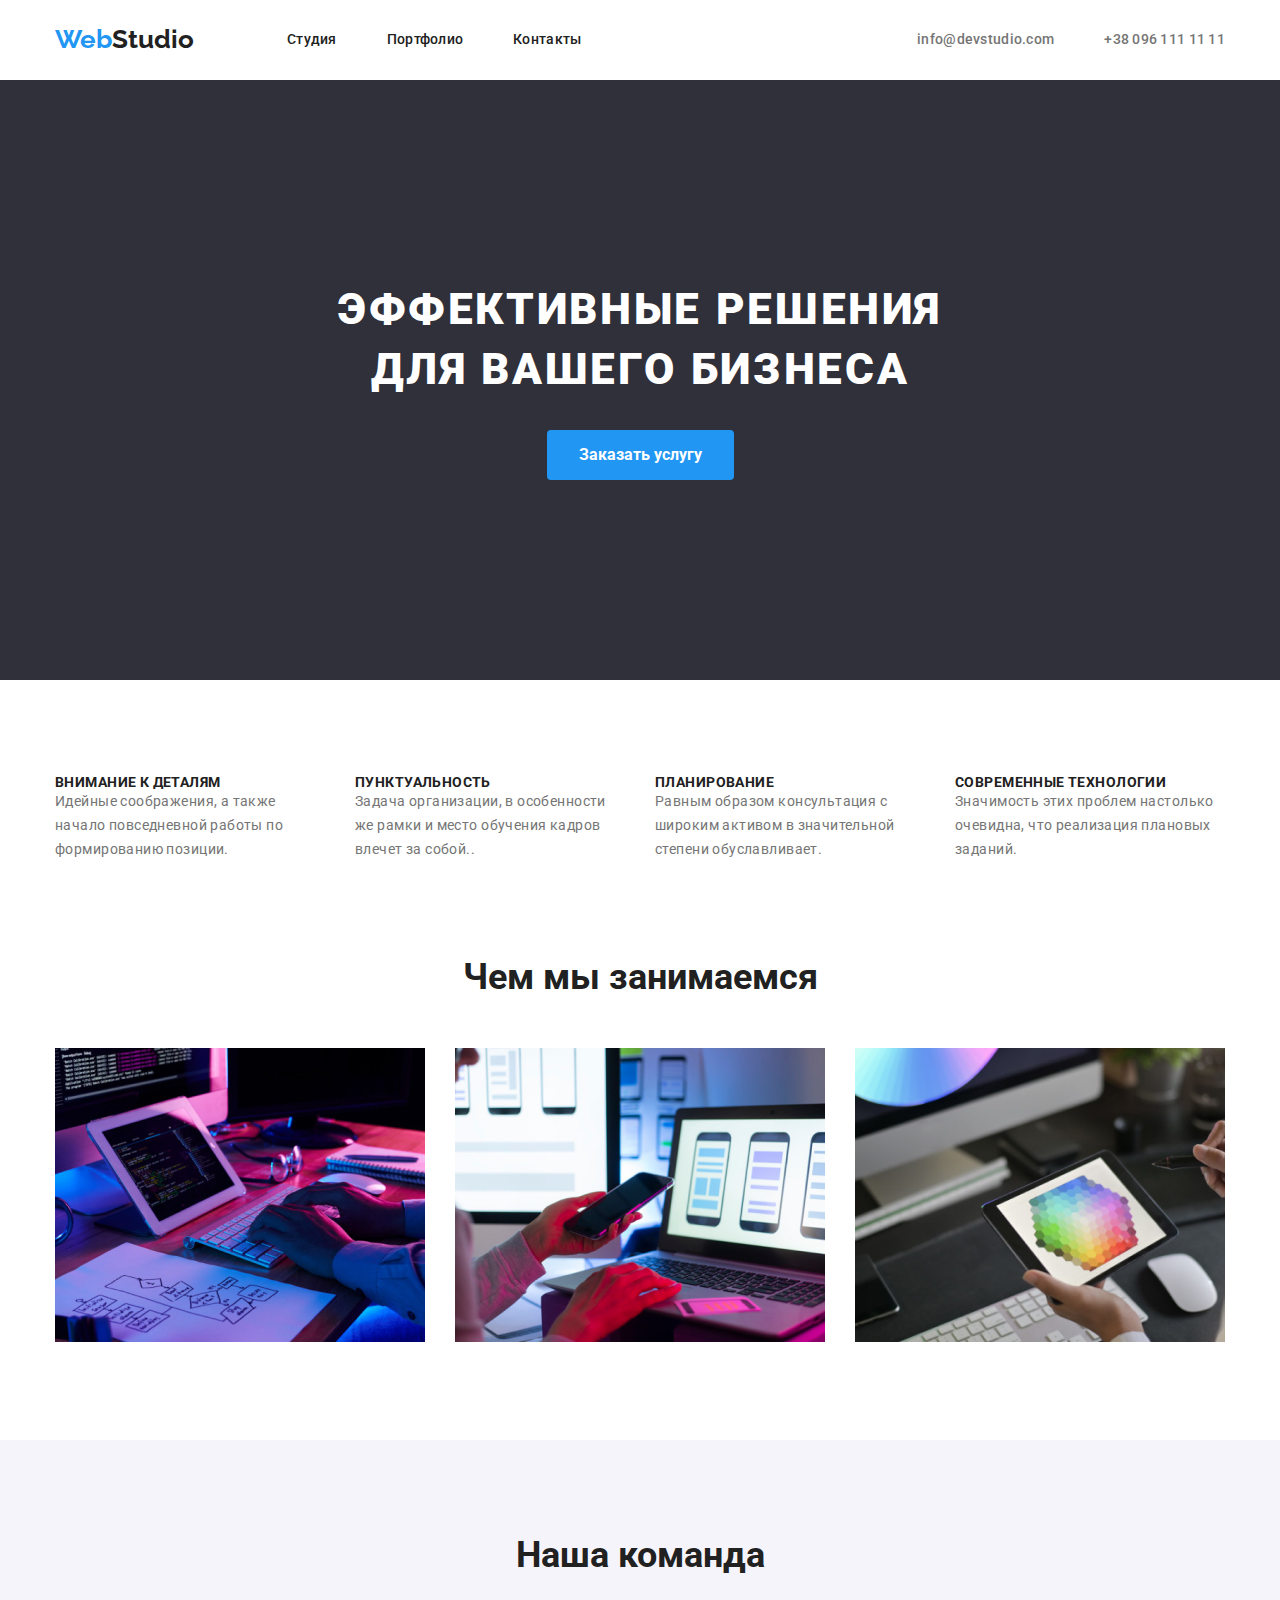
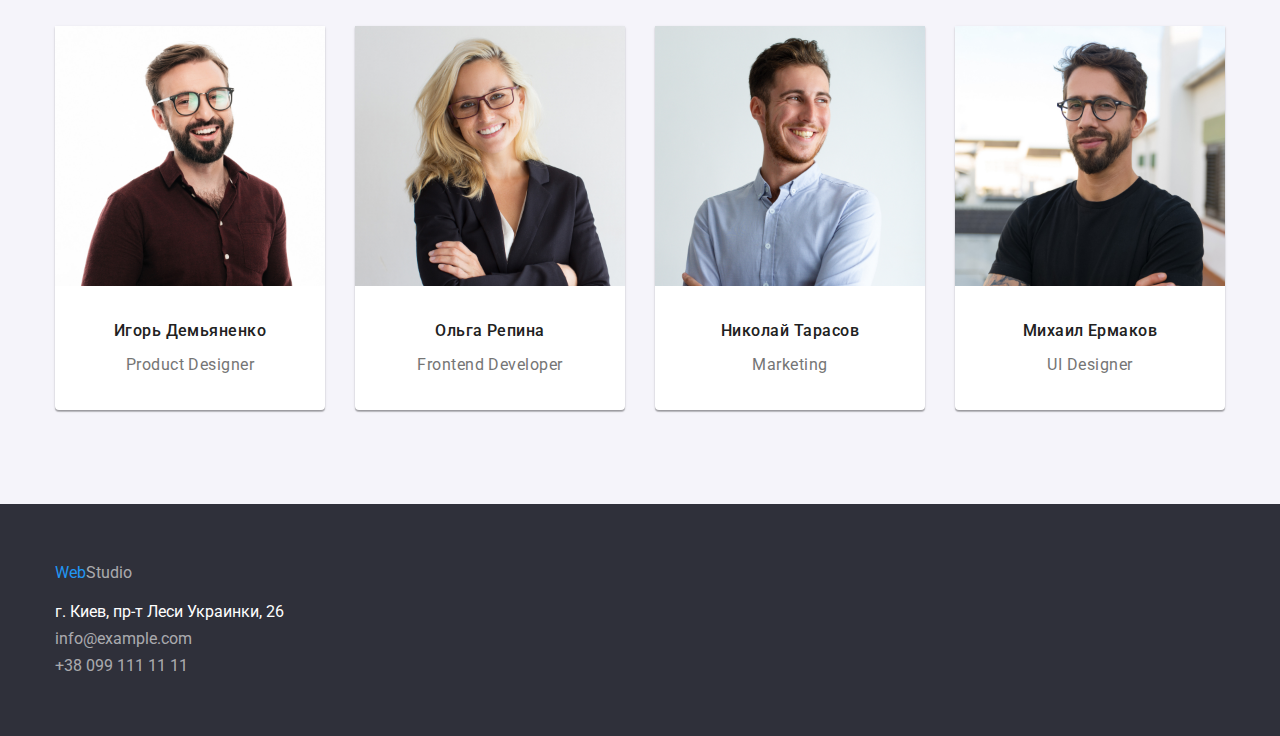
<file: index.html>
<!DOCTYPE html>
<html lang="ru">
<head>
    <meta charset="UTF-8">
    <meta http-equiv="X-UA-Compatible" content="IE=edge">
    <meta name="viewport" content="width=, initial-scale=1.0">
    <title>Document</title>
    <link rel="preconnect" href="https://fonts.googleapis.com">
    <link rel="preconnect" href="https://fonts.gstatic.com" crossorigin>
    <link rel="preconnect" href="https://fonts.googleapis.com">
    <link rel="preconnect" href="https://fonts.gstatic.com" crossorigin>
    <link href="https://fonts.googleapis.com/css2?family=Raleway:wght@700&family=Roboto:wght@400;500;700;900&display=swap"
        rel="stylesheet"
        >
    <!-- Подключаем нормализатор стилей -->
    <link rel="stylesheet" href="https://cdnjs.cloudflare.com/ajax/libs/modern-normalize/1.0.0/modern-normalize.min.css" />
    <!-- Мои стили -->
    <link rel="stylesheet" href="./css/styles.css">
</head>
<body>
<header>
    <div class ="container header-block">
    <nav class="site-nav">
      <a href="./index.html" class="logo-top"><span class="logocolor">Web</span>Studio</a>  

      <ul class="list navigation">
          <li class="nav-item"><a href="./index.html" class="link navi-links">Студия</a></li>
          <li class="nav-item"><a href="./portfolio.html" class="link navi-links">Портфолио</a></li>
          <li class="nav-item"><a href="" class="link navi-links">Контакты</a></li>
      </ul>
</nav>

      <ul class="contacts list">
          <li class="contact-item"><a href="mailto:info@devstudio.com" class="link navi-links">info@devstudio.com</a></li>
          <li class="contact-item"><a href="tel:+380961111111" class="link navi-links">+38 096 111 11 11</a></li>
      </ul>
    </div>


</header>

<main>
    <!-- приветствие -->
    <section class="hero">
        <div class="container">
            <h1>Эффективные решения для вашего бизнеса</h1>
        <button class="mainbutton">Заказать услугу</button>
        </div>
    </section>

    <!-- Секция 1 - сильные стороны -->
    <section class="features">
        <div class="container">
            <ul class="list features-list">
            <li class="features-item">
                <h3 class="description">Внимание к деталям</h3>
                <p>Идейные соображения, а также начало повседневной работы по формированию позиции.</p>
            </li>
            <li class="features-item">
                <h3 class="description">Пунктуальность</h3>
                <p>Задача организации, в особенности же рамки и место обучения кадров влечет за собой..</p>
            </li>
            <li class="features-item">
                <h3 class="description">Планирование</h3>
                <p>Равным образом консультация с широким активом в значительной степени обуславливает.</p>
            </li>
            <li class="features-item">
                <h3 class="description">Современные технологии</h3>
                <p>Значимость этих проблем настолько очевидна, что реализация плановых заданий.</p>
            </li>
        </ul>
        </div>

    </section>

    <!-- Секция 2 чем занимаются -->
    <section class="portfolio">
        <div class="container">
        <h2>Чем мы занимаемся</h2>

        <ul class="list ourtask">
            <li class="tasks-items"><a href=""><img src="./images/typing.jpg" alt="печатает на клавиатуре"></a></li>
            <li class="tasks-items"><a href=""><img src="./images/phones.jpg" alt="ноутбук и телефон" ></a></li>
            <li class="tasks-items"><a href=""><img src="./images/colours.jpg" alt="палитра на планшете" ></a></li>
        </ul>
        </div>
    </section>

    <!-- Секция 3 - команда -->
    <section class="team">
        <div class="container">
        <h2>Наша команда</h2>

        <ul class="list photo-list">
            <li class="photo-item">
                <img src="./images/Igor.jpg" alt="Игорь Демьяненко" class="picture">
                    <p class="name">Игорь Демьяненко</p>
                    <p class="job">Product Designer</p>
            </li>
            <li class="photo-item">
                <img src="./images/Olga.jpg" alt="Ольга Репина" class="picture"">
                    <p class="name">Ольга Репина</p>
                    <p class="job">Frontend Developer</p>
            </li>
            <li class="photo-item">
               <img src="./images/Nikolai.jpg" alt="Игорь Демьяненко" class="picture"">
                    <p class="name">Николай Тарасов</p>
                    <p class="job">Marketing</p>
            </li>
            <li class="photo-item">
                <img src="./images/Mikhail.jpg" alt="Игорь Демьяненко" class="picture"">
                    <p class="name">Михаил Ермаков</p>
                    <p class="job">UI Designer</p>
            </li>

        </ul>
        </div>
    </section>
</main>

<footer class="bottom">
    <div class="container">
    <a href="./index.html" class="link"><span style="color:#2196f3">Web</span>Studio</a>

    <address>
        <p class="real-adress">г. Киев, пр-т Леси Украинки, 26 </p>
            <p href=mailto:info@example.com class="link didgit-adress">info@example.com</a> </p>
            <p href="tel:+380991111111" class="link didgit-adress">+38 099 111 11 11</p>
    </address>
    </div>
</footer>
</body>
</html>
</file>
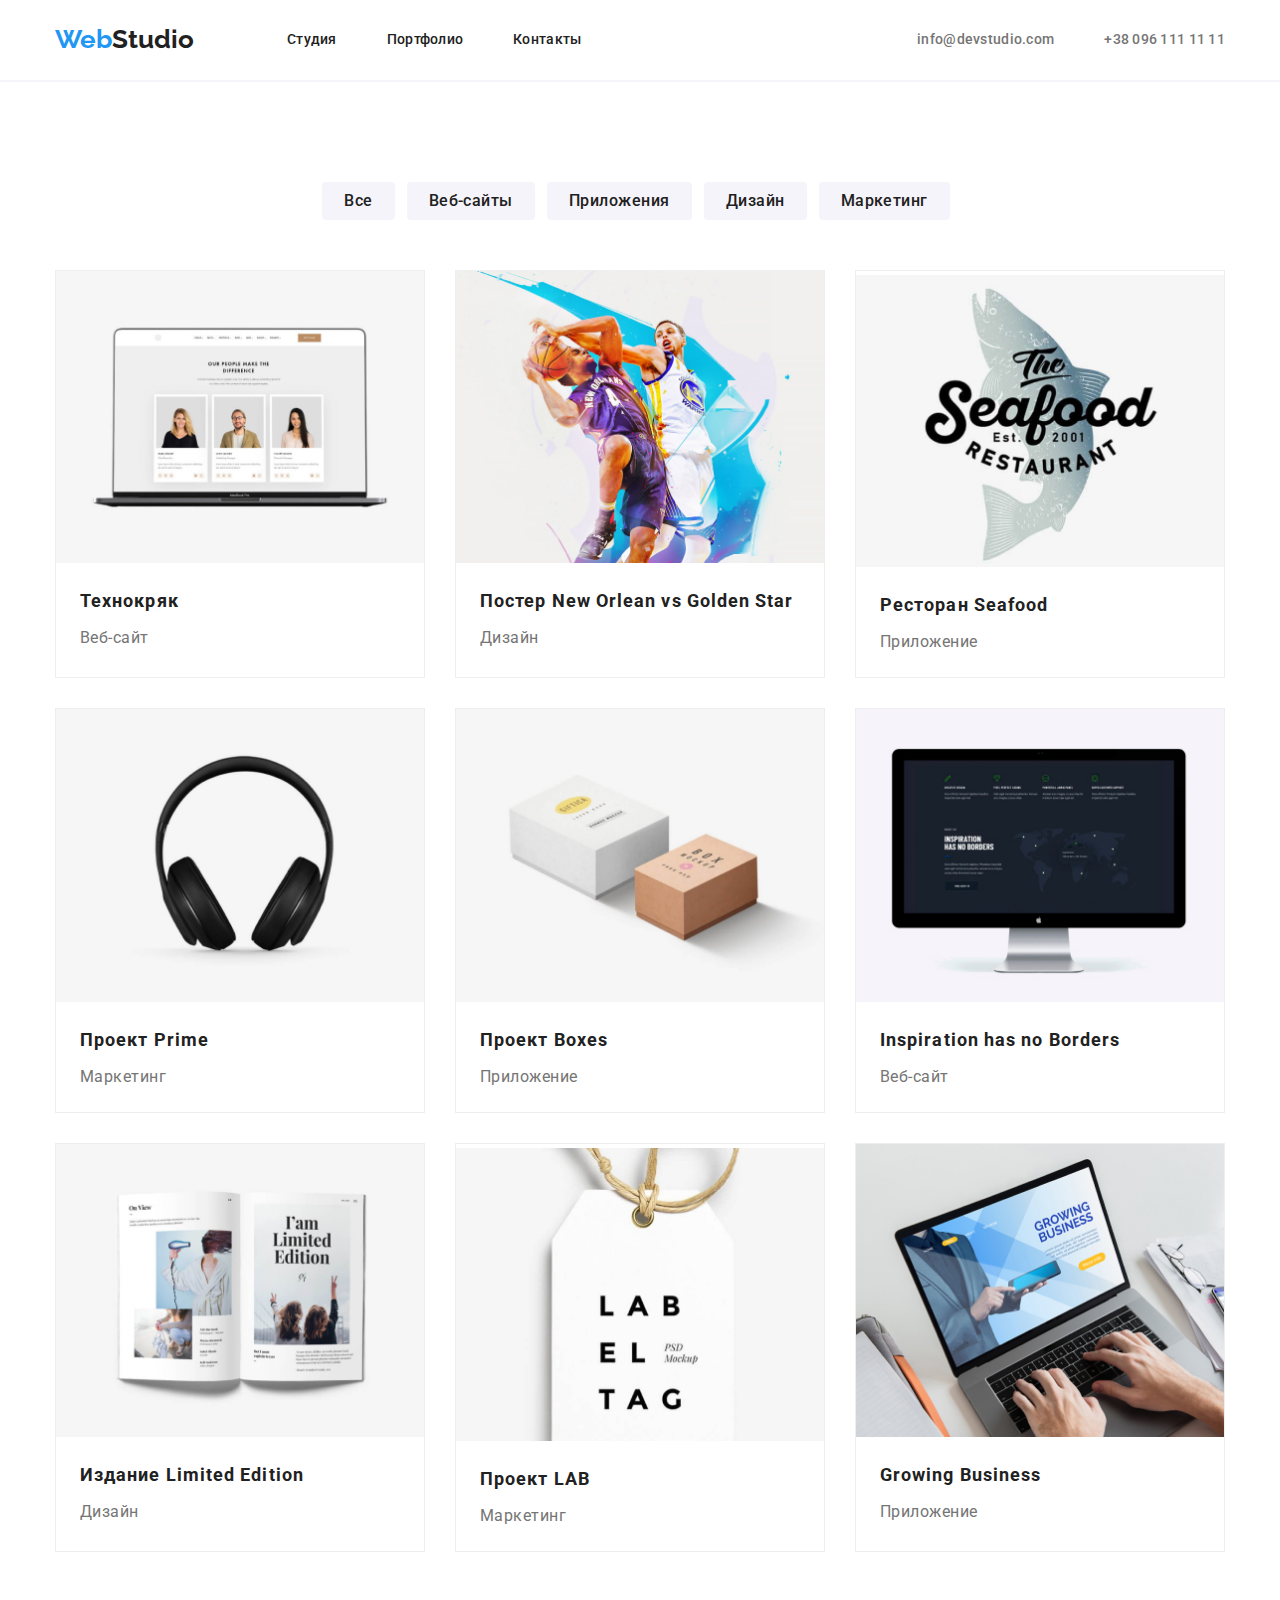
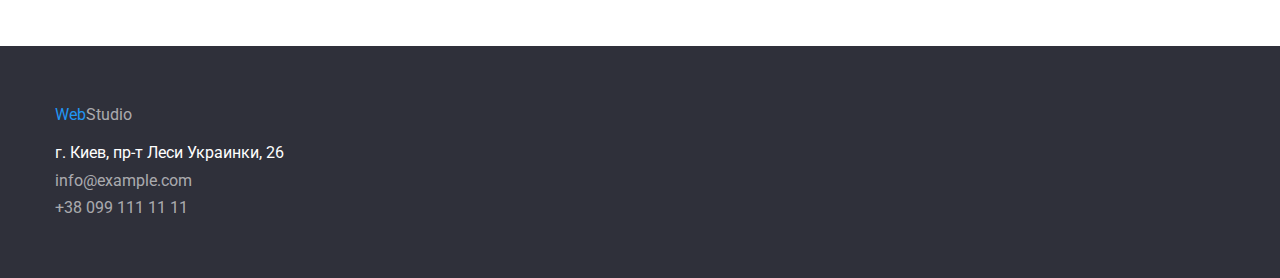
<file: portfolio.html>
<!DOCTYPE html>
<html lang="ru">
<head>
    <meta charset="UTF-8">
    <meta http-equiv="X-UA-Compatible" content="IE=edge">
    <meta name="viewport" content="width=, initial-scale=1.0">
    <title>Document</title>
    <link rel="preconnect" href="https://fonts.googleapis.com">
    <link rel="preconnect" href="https://fonts.gstatic.com" crossorigin>
    <link rel="preconnect" href="https://fonts.googleapis.com">
    <link rel="preconnect" href="https://fonts.gstatic.com" crossorigin>
    <link href="https://fonts.googleapis.com/css2?family=Raleway:wght@700&family=Roboto:wght@400;500;700;900&display=swap"
        rel="stylesheet"
        >
    <!-- Подключаем нормализатор стилей -->
    <link rel="stylesheet" href="https://cdnjs.cloudflare.com/ajax/libs/modern-normalize/1.0.0/modern-normalize.min.css" />
    <!-- Мои стили -->
    <link rel="stylesheet" href="./css/styles.css">
</head>
<body>
<header>
    <div class ="container header-block">
    <nav class="site-nav">
      <a href="./index.html" class="logo-top"><span class="logocolor">Web</span>Studio</a>  

      <ul class="list navigation">
          <li class="nav-item"><a href="./index.html" class="link navi-links">Студия</a></li>
          <li class="nav-item"><a href="./portfolio.html" class="link navi-links">Портфолио</a></li>
          <li class="nav-item"><a href="" class="link navi-links">Контакты</a></li>
      </ul>
</nav>

      <ul class="contacts list">
          <li class="contact-item"><a href="mailto:info@devstudio.com" class="link navi-links">info@devstudio.com</a></li>
          <li class="contact-item"><a href="tel:+380961111111" class="link navi-links">+38 096 111 11 11</a></li>
      </ul>
    </div>


</header>

<main>

    <!-- Секция 1 фильтр -->
    <section class="examples">
        <div class="container">

    <div class="filter">
    <button class="secondbutton">Все</button>
    <button class="secondbutton">Веб-сайты</button>
    <button class="secondbutton">Приложения</button>
    <button class="secondbutton">Дизайн</button>
    <button class="secondbutton">Маркетинг</button>
    </div>

        <ul class="list portfolio-list">
            <li class="portfolio-item">
                <a href="" class="link"><img src="./images/technokryak.jpg" alt="Компьютер" class="portfolio-image display-block"></a>
                <div class="site-footer">
                <a href="" class="link website display-block">Технокряк</a>
                <a href="" class="webtype link">Веб-сайт</a>
                </div>
            </li>
            <li class="portfolio-item">
                <a href="" class="link"><img src="./images/new orlean.jpg" alt="Два баскетболиста" class="portfolio-image display-block"></a>
                <div class="site-footer">
                <a href="" class="link website display-block">Постер New Orlean vs Golden Star</a>
                <a href="" class="webtype link">Дизайн</   
             </li>
            <li class="portfolio-item">
                <a href="" class="link"><img src="./images/seafood.jpg" alt="Логотип рыба" class="portfolio-image display-block"></a>
                <div class="site-footer">
                <a href="" class="link website display-block">Ресторан Seafood</a>
                <a href="" class="webtype link">Приложение</a>

            </li>
            <li class="portfolio-item">
                <a href="" class="link"><img src="./images/prime.jpg" alt="Наушники" class="portfolio-image display-block"></a>
                <div class="site-footer">
                <a href="" class="link website display-block">Проект Prime</a>
                <a href="" class="webtype link">Маркетинг</a>
 
            </li>
            <li class="portfolio-item">
                <a href="" class="link"><img src="./images/boxes.jpg" alt="ИКоробки" class="portfolio-image display-block"></a>
                <div class="site-footer">
                <a href="" class="link website display-block">Проект Boxes</a>
                <a href="" class="webtype link">Приложение</a>
                </div>
            </li>
            <li class="portfolio-item">
                <a href="" class="link"><img src="./images/inspiration.jpg" alt="Монитор" class="portfolio-image display-block"></a>  
                <div class="site-footer">
                <a href="" class="link website display-block">Inspiration has no Borders</a>
                <a href="" class="webtype link">Веб-сайт</a
  
                </li>
            <li class="portfolio-item">
                <a href="" class="link"><img src="./images/Limited edition.jpg" alt="Раскрытый журнал" class="portfolio-image display-block"></a>
                <div class="site-footer">
                <a href="" class="link website display-block">Издание Limited Edition</a>
                <a href="" class="webtype link">Дизайн</   
                        </li>
            <li class="portfolio-item">
                <a href="" class="link"><img src="./images/LAB.jpg" alt="Этикетка" class="portfolio-image display-block"></a> 
                <div class="site-footer">
                <a href="" class="link website display-block">Проект LAB</a>
                <a href="" class="webtype link">Маркетинг</a>
 
            </li>
            <li class="portfolio-item">
                <a href="" class="link"><img src="./images/growing business.jpg" alt="Печать на ноутбуке" class="portfolio-image display-block"></a>
                <div class="site-footer">
                <a href="" class="link website display-block">Growing Business</a>
                <a href="" class="webtype link">Приложение</a>

            </li>

        </ul>
</div>
    </section>
</main>

<footer class="bottom">
    <div class="container">
        <a href="./index.html" class="link"><span style="color:#2196f3">Web</span>Studio</a>

        <address>
            <p class="real-adress">г. Киев, пр-т Леси Украинки, 26 </p>
            <p href=mailto:info@example.com class="link didgit-adress">info@example.com</a> </p>
            <p href="tel:+380991111111" class="link didgit-adress">+38 099 111 11 11</p>
        </address>
    </div>
</footer>
</body>

</html>
</file>
<file: css/styles.css>
/* General */
:root {
  --primary-color: #ffffff;
  --secondary-color: #f5f4fa;
  --primary-text-color: #757575;
  --secondaty-text-color: #212121;
  --mark-color: #2196f3;
  --hero-color: #2f303a;
}

body {
  font-family: Roboto, sans-serif;
  background-color: var(--primary-color);
  color: var(--primary-text-color);
}

h1,
h2,
h3,
h4,
h5,
h6,
p,
ul {
  margin-top: 0px;
  margin-bottom: 0px;
}

ul {
  padding-left: 0px;
}

h1 {
  font-weight: 900;
  font-size: 44px;
  line-height: 1.36;
  text-align: center;
  letter-spacing: 0.06em;
  text-transform: uppercase;
  color: var(--primary-color);
  display: block;
  margin: auto;
  width: 696px;
  mar
}

h2 {
  color: var(--secondaty-text-color);
  font-weight: 700;
  font-size: 36px;
  line-height: 1.17;
  text-align: center;
}

h3 {
  color: var(--secondaty-text-color);
  font-weight: 700;
  font-size: 14px;
  line-height: 16px;
  letter-spacing: 0.03em;
}

.container {
  width: 1200px;
  margin-left: auto;
  margin-right: auto;
  padding-left: 15px;
  padding-right: 15px;
}

.link,
.logo-top {
  text-decoration: none;
}

.list {
  list-style: none;
}

/* Header */
.header-block {
  display: flex;
  align-items: center;
}

.site-nav {
  display: flex;
  align-items: center;
}

.logo-top {
  font-family: Raleway;
  color: var(--secondaty-text-color);
  font-weight: 700;
  font-size: 26px;
  line-height: 1.2;

  display: inline-block;
}

.logocolor {
  color: var(--mark-color);
}

.site-nav .list,
.contacts .link {
  font-weight: 500;
  font-size: 14px;
  line-height: 1.14;
  letter-spacing: 0.02em;
}

.navigation {
  display: flex;
  padding: 0px;
}

.nav-item:not(:last-child) {
  margin-right: 50px;
}

.contacts {
  display: flex;
  margin-left: auto;
}

.logo-top {
  margin-right: 93px;
}

.site-nav .link {
  color: var(--secondaty-text-color);
}

.site-nav .link:hover {
  color: var(--mark-color);
}

.contacts .link {
  color: var(--primary-text-color);
}

.contact-item:not(:last-child) {
  /* .contacts .link:not (:last-child) { */
  margin-right: 50px;
}

.contacts .link:hover {
  color: var(--mark-color);
}

/* footer */

.bottom {
  background-color: #2f303a;
  color: #ffffff;
  padding-top: 60px;
  padding-bottom: 60px;
}

.bottom .link {
  color: rgba(255, 255, 255, 0.6);
}

.bottom .logowhite {
  font-family: Raleway;
  color: var(--primary-color);
  font-weight: 700;
  font-size: 26px;
  line-height: 1.2;
}

address {
  color: #ffffff;
  font-style: normal;
}

/* idex.html */
.features-list {
  display: flex;
  /* flex-wrap: wrap; */
  padding: 0px;
  margin-bottom: 0px;
}

.features-item:not(:last-child) {
  margin-right: 30px;
}

.features-item {
display: block;
width: 270px;
 }

.description {
  text-transform: uppercase;
}

.mainbutton {
  background: var(--mark-color);
  color: #ffffff;
  border: none;
  font-size: 16px;
  line-height: 1.9;
  font-family: Roboto, sans-serif;
  font-weight: 700;

  margin-top: 30px;
  padding: 10px 32px;
  border-radius: 4px;
}

.hero {
  background-color: var(--hero-color);
  text-align: center;
  padding-top: 200px;
  padding-bottom: 200px;
}

.features .list {
  font-weight: 400;
  font-size: 14px;
  line-height: 1.71;
  letter-spacing: 0.03em;
}

.features {
  padding-top: 94px;
}

.job {
  display: block;
  color: var(--primary-text-color);
  font-weight: 400;
  font-size: 16px;
  line-height: 1.9;
  text-align: center;
  letter-spacing: 0.03em;
  margin-top: 10px;
}

.name {
  display: block;
  color: var(--secondaty-text-color);
  font-weight: 500;
  font-size: 16px;
  line-height: 1.19;
  text-align: center;
  letter-spacing: 0.03em;
  margin-top: 30px;
}

.portfolio {
  padding-top: 94px;
  padding-bottom: 94px;
}

.ourtask {
  margin: 0px;
  padding: 0px;
  display: flex;
  margin-top: 50px;
}

.tasks-items:not(:last-child) {
  margin-right: 30px;
}

.photo-list {
  display: flex;
  margin-bottom: 0px;
  padding: 0px;
  margin-top: 50px;
  
}

.team {
  padding-top: 94px;
  padding-bottom: 94px;
  background-color: var(--secondary-color);
}

.photo-item {
  background-color: var(--primary-color);
  border-radius: 0px 0px 4px 4px;
  padding-bottom: 30px;
  box-shadow: 0px 1px 3px rgba(0, 0, 0, 0.12), 0px 1px 1px rgba(0, 0, 0, 0.14), 0px 2px 1px rgba(0, 0, 0, 0.2);
}

.photo-item:not(:last-child) {
  margin-right: 30px;
}

.real-adress {
  display: block;
  margin-top: 20px;
}

.didgit-adress {
  display: block;
  margin-top: 9px;
}

/* portfolio */
.webtype {
  font-weight: 400;
  font-size: 16px;
  line-height: 1.9;
  letter-spacing: 0.03em;
  color: var(--primary-text-color);
}

.secondbutton {
  background: var(--secondary-color);
  color: var(--secondaty-text-color);
  border: none;
  font-size: 16px;
  line-height: 1.6;
  font-weight: 500;
  text-align: center;
  letter-spacing: 0.03em;
  font-family: Roboto, sans-serif;
  border-radius: 4px;
  padding: 6px 22px;
  margin-right: 8px;
}

.secondbutton:hover {
  background-color: var(--mark-color);
  color: var(--primary-color);
}

.examples {
  padding-top: 100px;
  border-top: var(--secondary-color) 2px solid;
  margin-top: 0px;
}

.filter {
  text-align: center;
}

.portfolio-list {
  display: flex;
  flex-wrap: wrap;
  margin-top: 50px;
  padding: 0px;
  padding-bottom: 94px;
}

.portfolio-item {
  margin-bottom: 30px;
  margin-right: 30px;
  border: 1px solid #eeeeee;
}
.portfolio-item:nth-child(3n) {
  margin-right: 0px;
}

.portfolio-item:nth-last-child(-n + 3) {
  margin-bottom: 0px;
}

.website {
  font-weight: 700;
  font-size: 18px;
  line-height: 2;
  letter-spacing: 0.06em;
  color: var(--secondaty-text-color);
  padding-top: 20px;
}

.webtype {
  display: block;
  margin-top: 4px;
}

.navi-links {
  display: block;
  padding-top: 32px;
  padding-bottom: 32px;
}


.picture{
  width: 270px;
}

.display-block {
  display: block
}

.portfolio-image{
  width: 368px;
}

.site-footer{
  padding-left: 24px;
  padding-bottom: 20px;
}
</file>
